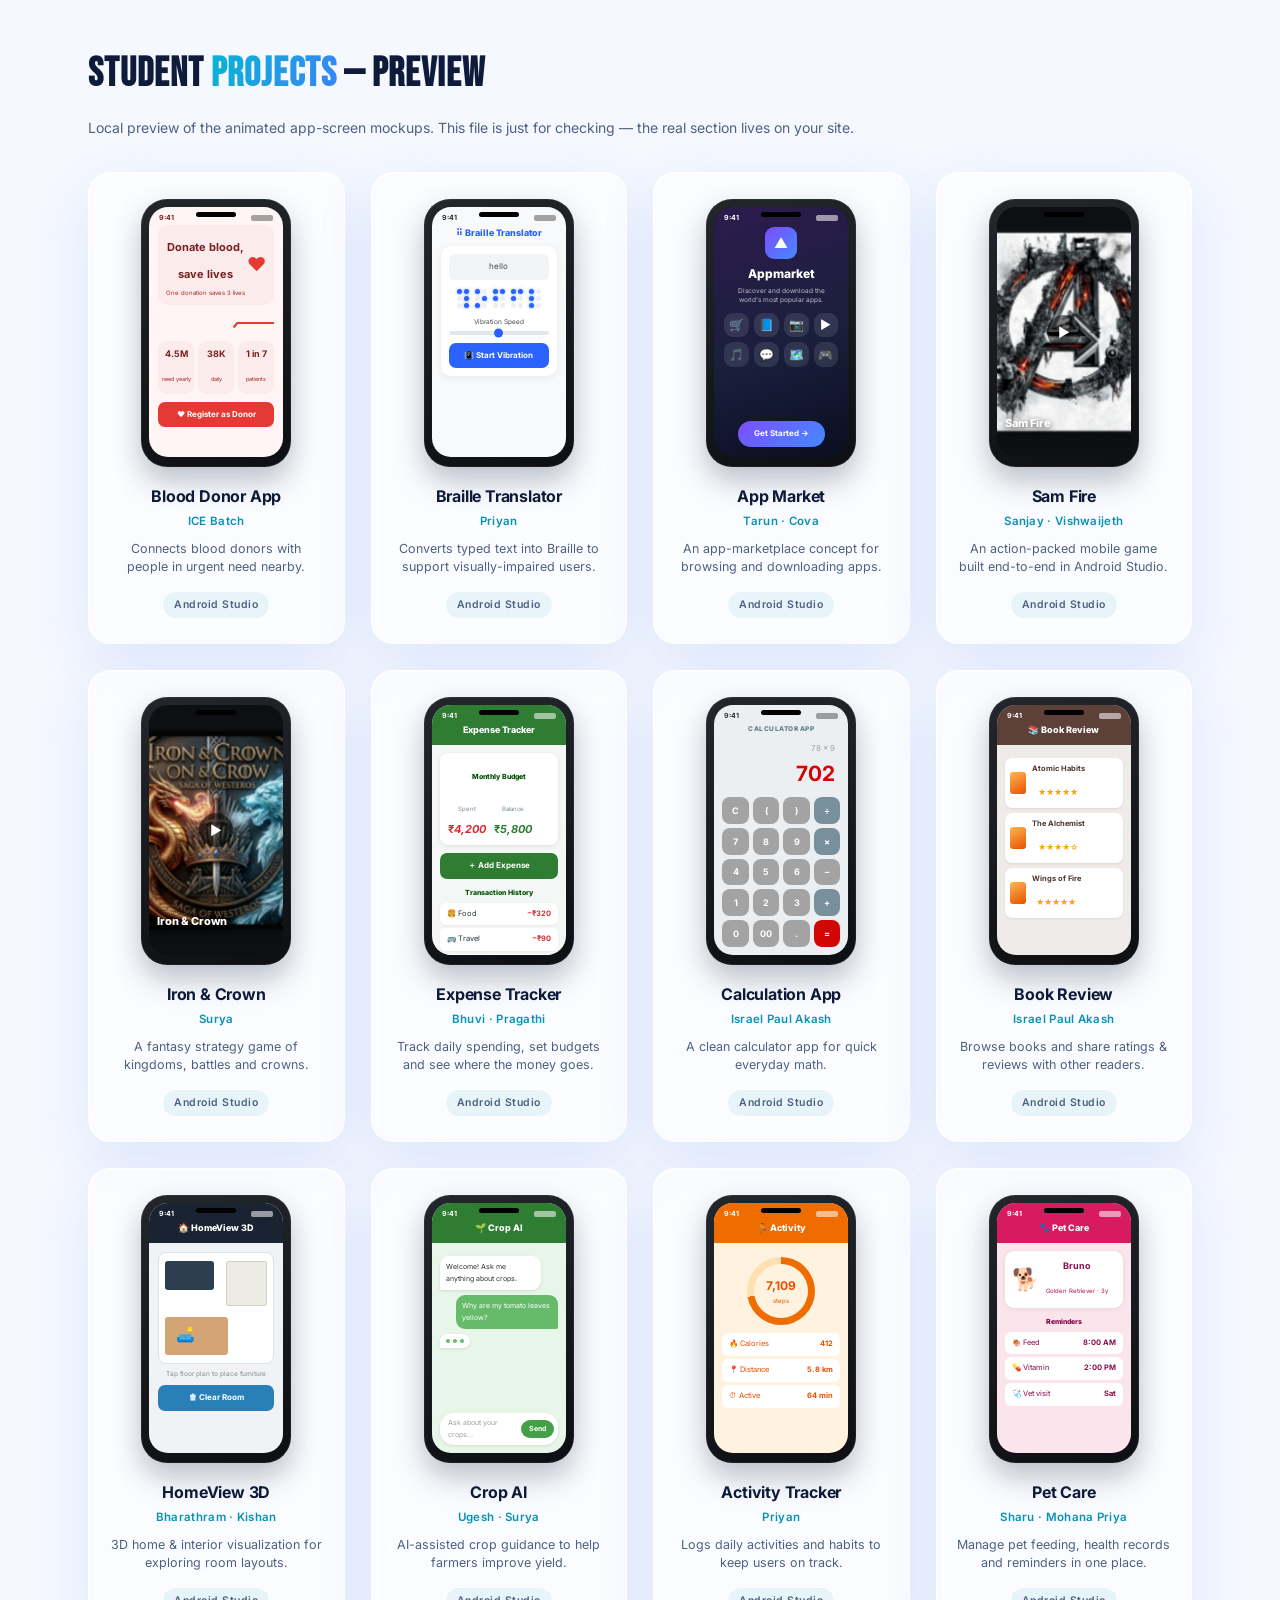
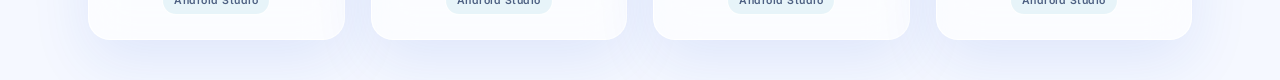
<file: student-preview.html>
<!DOCTYPE html>
<html lang="en">
<head>
<meta charset="UTF-8" />
<meta name="viewport" content="width=device-width, initial-scale=1.0" />
<title>Student Projects — Preview</title>
<link rel="preconnect" href="https://fonts.googleapis.com" />
<link href="https://fonts.googleapis.com/css2?family=Bebas+Neue&family=Inter:wght@300;400;500;600;700;800&display=swap" rel="stylesheet" />
<link rel="stylesheet" href="css/variables.css" />
<link rel="stylesheet" href="css/base.css" />
<link rel="stylesheet" href="css/components.css" />
<link rel="stylesheet" href="css/sections.css" />
<link rel="stylesheet" href="css/animations.css" />
<link rel="stylesheet" href="css/responsive.css" />
<style>
  body { background: var(--bg); padding: 40px 24px; }
  .wrap { max-width: 1200px; margin: 0 auto; }
  .reveal, .reveal-scale { opacity: 1 !important; transform: none !important; }
  h1 { font-family: var(--font-display); font-size: 40px; letter-spacing: 1px; margin-bottom: 8px; }
  p.note { color: var(--text-sub); margin-bottom: 30px; font-size: 14px; }
</style>
</head>
<body data-page="preview">
<div class="wrap">
  <h1>Student <span class="grad-text">Projects</span> — Preview</h1>
  <p class="note">Local preview of the animated app-screen mockups. This file is just for checking — the real section lives on your site.</p>
  <div class="student-grid" id="studentGrid"></div>
</div>
<script src="js/main.js" defer></script>
</body>
</html>
</file>
<file: css/variables.css>
/* ═══════════════════════════════════════════
   DESIGN TOKENS — single source of truth
   LIGHT FUTURISTIC THEME
   ═══════════════════════════════════════════ */
:root {
  /* Colors */
  --bg: #F5F8FF;
  --bg-soft: #EDF2FC;
  --bg-card: rgba(255, 255, 255, 0.6);
  --accent: #0891B2;
  --accent-2: #3B82F6;
  --text: #0E1B3A;
  --text-sub: #4E6183;
  --text-dim: #7C90AE;

  /* Gradients */
  --grad: linear-gradient(120deg, #06B6D4, var(--accent-2));
  --grad-soft: linear-gradient(120deg, rgba(6, 182, 212, 0.12), rgba(59, 130, 246, 0.12));

  /* Glass */
  --glass-bg: rgba(255, 255, 255, 0.62);
  --glass-border: rgba(255, 255, 255, 0.9);
  --glass-border-hover: rgba(8, 145, 178, 0.45);
  --glass-blur: 20px;
  --glass-shadow: 0 20px 60px rgba(29, 78, 216, 0.1);
  --glow-accent: 0 0 40px rgba(8, 145, 178, 0.16);

  /* Typography */
  --font-display: 'Bebas Neue', sans-serif;
  --font-body: 'Inter', sans-serif;

  /* Spacing & sizing */
  --wrap-max: 1200px;
  --wrap-pad: 48px;
  --section-pad: 140px;
  --radius: 22px;
  --radius-sm: 14px;

  /* Motion */
  --ease-out: cubic-bezier(0.22, 1, 0.36, 1);
  --ease-spring: cubic-bezier(0.34, 1.56, 0.64, 1);
  --dur: 0.7s;
}
</file>
<file: css/base.css>
/* ═══════════════════════════════════════════
   BASE — reset, typography, background, nav, footer
   ═══════════════════════════════════════════ */
*, *::before, *::after { margin: 0; padding: 0; box-sizing: border-box; }

html { scroll-behavior: smooth; }

body {
  background: var(--bg);
  color: var(--text);
  font-family: var(--font-body);
  font-size: 16px;
  line-height: 1.7;
  overflow-x: hidden;
  -webkit-font-smoothing: antialiased;
}

::selection { background: var(--accent); color: #fff; }

img, svg { display: block; max-width: 100%; }
a { color: inherit; }
button { font-family: inherit; }
ul { list-style: none; }

a:focus-visible, button:focus-visible {
  outline: 2px solid var(--accent);
  outline-offset: 3px;
  border-radius: 6px;
}

/* ── Scrollbar ── */
::-webkit-scrollbar { width: 10px; }
::-webkit-scrollbar-track { background: var(--bg); }
::-webkit-scrollbar-thumb { background: rgba(8, 145, 178, 0.25); border-radius: 5px; }
::-webkit-scrollbar-thumb:hover { background: rgba(8, 145, 178, 0.45); }

/* ── Layout helpers ── */
.wrap { max-width: var(--wrap-max); margin: 0 auto; padding: 0 var(--wrap-pad); }
main { position: relative; z-index: 2; }
section { padding: var(--section-pad) 0; position: relative; }

/* ── Gradient text utility ── */
.grad-text {
  background: var(--grad);
  -webkit-background-clip: text;
  background-clip: text;
  color: transparent;
}

/* ═══ BACKGROUND LAYERS ═══ */
#particles { position: fixed; inset: 0; z-index: 0; pointer-events: none; }

.bg-aurora {
  position: fixed; inset: -20%;
  z-index: 0; pointer-events: none;
  background:
    radial-gradient(38% 32% at 18% 22%, rgba(6, 182, 212, 0.2), transparent 70%),
    radial-gradient(34% 30% at 84% 16%, rgba(59, 130, 246, 0.2), transparent 70%),
    radial-gradient(42% 38% at 74% 84%, rgba(6, 182, 212, 0.16), transparent 70%),
    radial-gradient(30% 30% at 20% 86%, rgba(147, 197, 253, 0.25), transparent 70%);
  filter: blur(70px);
  animation: aurora 18s ease-in-out infinite alternate;
  will-change: transform;
}

.bg-noise {
  position: fixed; inset: 0;
  z-index: 1; pointer-events: none;
  opacity: 0.22;
  background-image: url("data:image/svg+xml,%3Csvg viewBox='0 0 256 256' xmlns='http://www.w3.org/2000/svg'%3E%3Cfilter id='n'%3E%3CfeTurbulence type='fractalNoise' baseFrequency='0.85' numOctaves='2' stitchTiles='stitch'/%3E%3CfeColorMatrix type='saturate' values='0'/%3E%3C/filter%3E%3Crect width='100%25' height='100%25' filter='url(%23n)' opacity='0.05'/%3E%3C/svg%3E");
}

.mouse-glow {
  position: fixed; z-index: 1; pointer-events: none;
  width: 600px; height: 600px;
  border-radius: 50%;
  background: radial-gradient(circle, rgba(8, 145, 178, 0.07), rgba(59, 130, 246, 0.04) 40%, transparent 70%);
  transform: translate(-50%, -50%);
  transition: opacity 0.4s;
  will-change: left, top;
}

/* ── Custom cursor (desktop only) ── */
.cursor-dot, .cursor-ring {
  position: fixed; z-index: 9999; pointer-events: none;
  border-radius: 50%;
  transform: translate(-50%, -50%);
  opacity: 0;
}
.cursor-dot { width: 6px; height: 6px; background: var(--accent); }
.cursor-ring {
  width: 34px; height: 34px;
  border: 1.5px solid rgba(8, 145, 178, 0.45);
  transition: width 0.25s var(--ease-out), height 0.25s var(--ease-out), border-color 0.25s;
}
.cursor-ring.is-hover { width: 54px; height: 54px; border-color: var(--accent); }
@media (hover: hover) and (pointer: fine) {
  .cursor-dot, .cursor-ring { opacity: 1; }
}

/* ── Scroll progress bar ── */
.scroll-progress {
  position: fixed; top: 0; left: 0; z-index: 300;
  height: 3px; width: 0;
  background: var(--grad);
  box-shadow: 0 0 12px rgba(8, 145, 178, 0.6);
}

/* ═══ NAVIGATION ═══ */
nav {
  position: fixed; top: 0; left: 0; right: 0; z-index: 200;
  display: flex; align-items: center; justify-content: space-between;
  padding: 22px 48px;
  transition: padding 0.4s var(--ease-out), background 0.4s, border-color 0.4s, box-shadow 0.4s;
  border-bottom: 1px solid transparent;
}
nav.scrolled {
  padding: 14px 48px;
  background: rgba(255, 255, 255, 0.78);
  backdrop-filter: blur(20px) saturate(160%);
  -webkit-backdrop-filter: blur(20px) saturate(160%);
  border-bottom-color: var(--glass-border);
  box-shadow: 0 10px 40px rgba(29, 78, 216, 0.1);
}

.logo { display: flex; align-items: center; gap: 12px; text-decoration: none; }
.logo-img {
  width: 44px; height: 44px;
  border-radius: 50%;
  filter: drop-shadow(0 0 14px rgba(59, 130, 246, 0.55));
  transition: transform 0.5s var(--ease-spring), filter 0.3s;
}
.logo:hover .logo-img {
  transform: rotate(12deg) scale(1.08);
  filter: drop-shadow(0 0 22px rgba(6, 182, 212, 0.8));
}
.logo-text { font-weight: 700; font-size: 16px; letter-spacing: 0.4px; }
.logo-text em { font-style: normal; color: var(--accent); }

.nav-links { display: flex; align-items: center; gap: 4px; }
.nav-link {
  position: relative;
  display: inline-block;
  padding: 8px 13px;
  font-size: 13.5px; font-weight: 500;
  color: var(--text-sub);
  text-decoration: none;
  letter-spacing: 0.2px;
  transition: color 0.25s;
}
.nav-link::after {
  content: '';
  position: absolute; left: 13px; right: 13px; bottom: 3px;
  height: 2px;
  background: var(--grad);
  border-radius: 1px;
  transform: scaleX(0);
  transform-origin: left;
  transition: transform 0.35s var(--ease-out);
}
.nav-link:hover, .nav-link.active { color: var(--text); }
.nav-link:hover::after, .nav-link.active::after { transform: scaleX(1); }

.nav-cta {
  margin-left: 10px;
  padding: 9px 22px !important;
  color: #fff !important;
  background: var(--grad);
  border-radius: 999px;
  font-weight: 700 !important;
  box-shadow: 0 0 20px rgba(8, 145, 178, 0.3);
  transition: transform 0.25s var(--ease-out), box-shadow 0.25s;
}
.nav-cta::after { display: none; }
.nav-cta:hover { transform: translateY(-2px); box-shadow: 0 0 34px rgba(8, 145, 178, 0.5); }

.hamburger {
  display: none;
  flex-direction: column; gap: 6px;
  background: none; border: none; cursor: pointer;
  padding: 10px; z-index: 210;
}
.hamburger span {
  width: 26px; height: 2px;
  background: var(--text);
  border-radius: 2px;
  transition: transform 0.35s var(--ease-out), opacity 0.25s;
}
.hamburger.open span:nth-child(1) { transform: translateY(8px) rotate(45deg); }
.hamburger.open span:nth-child(2) { opacity: 0; }
.hamburger.open span:nth-child(3) { transform: translateY(-8px) rotate(-45deg); }

/* ═══ FOOTER ═══ */
footer {
  position: relative; z-index: 2;
  border-top: 1px solid rgba(14, 27, 58, 0.08);
  background: rgba(255, 255, 255, 0.65);
  backdrop-filter: blur(16px);
}
.footer-inner {
  display: flex; align-items: center; justify-content: space-between;
  flex-wrap: wrap; gap: 16px;
  padding-top: 30px; padding-bottom: 30px;
  font-size: 13px; color: var(--text-sub);
}
.footer-tag { font-weight: 500; }
.back-top {
  width: 42px; height: 42px;
  display: grid; place-items: center;
  border: 1px solid var(--glass-border);
  border-radius: 12px;
  color: var(--accent);
  background: var(--glass-bg);
  transition: transform 0.3s var(--ease-out), border-color 0.3s, box-shadow 0.3s;
}
.back-top svg { width: 18px; height: 18px; }
.back-top:hover { transform: translateY(-4px); border-color: var(--glass-border-hover); box-shadow: var(--glow-accent); }
</file>
<file: css/components.css>
/* ═══════════════════════════════════════════
   COMPONENTS — glass, buttons, flip cards, tags, modal
   ═══════════════════════════════════════════ */

/* ── Glass base ── */
.glass {
  background: var(--glass-bg);
  backdrop-filter: blur(var(--glass-blur)) saturate(150%);
  -webkit-backdrop-filter: blur(var(--glass-blur)) saturate(150%);
  border: 1px solid var(--glass-border);
  border-radius: var(--radius);
  box-shadow: var(--glass-shadow), inset 0 1px 0 rgba(255, 255, 255, 0.85);
  transition: transform 0.4s var(--ease-out), border-color 0.4s, box-shadow 0.4s;
}
.glass:hover { border-color: var(--glass-border-hover); }

.glass-chip {
  background: rgba(255, 255, 255, 0.85);
  backdrop-filter: blur(12px);
  border: 1px solid var(--glass-border-hover);
  border-radius: 999px;
  padding: 8px 18px;
  font-size: 12px; font-weight: 600;
  letter-spacing: 1.5px; text-transform: uppercase;
  color: var(--accent);
}

/* ── Section headers ── */
.sec-head { position: relative; margin-bottom: 70px; }
.sec-num {
  position: absolute; top: -58px; left: -14px;
  font-family: var(--font-display);
  font-size: clamp(110px, 14vw, 180px);
  line-height: 1;
  color: transparent;
  -webkit-text-stroke: 1px rgba(14, 27, 58, 0.13);
  pointer-events: none; user-select: none;
}
.sec-label {
  display: inline-flex; align-items: center; gap: 10px;
  font-size: 12px; font-weight: 600;
  letter-spacing: 4px; text-transform: uppercase;
  color: var(--accent);
}
.sec-label::before { content: ''; width: 34px; height: 1.5px; background: var(--grad); }
.sec-title {
  font-family: var(--font-display);
  font-size: clamp(52px, 7vw, 96px);
  font-weight: 400;
  letter-spacing: 2px;
  line-height: 1;
  margin-top: 12px;
}
.sec-sub { color: var(--text-sub); font-size: 14.5px; margin-top: 14px; max-width: 520px; }

/* ── Buttons ── */
.btn {
  position: relative;
  display: inline-flex; align-items: center; justify-content: center;
  padding: 16px 36px;
  font-size: 14px; font-weight: 700;
  letter-spacing: 0.3px;
  text-decoration: none;
  border-radius: var(--radius-sm);
  overflow: hidden;
  transition: transform 0.3s var(--ease-out), box-shadow 0.3s;
  will-change: transform;
}
.btn span { position: relative; z-index: 1; }
.btn-primary {
  color: #fff;
  background: var(--grad);
  box-shadow: 0 8px 30px rgba(8, 145, 178, 0.28);
}
.btn-primary::before {
  content: '';
  position: absolute; inset: 0;
  background: linear-gradient(120deg, transparent 30%, rgba(255, 255, 255, 0.45) 50%, transparent 70%);
  transform: translateX(-100%);
  transition: transform 0.7s var(--ease-out);
}
.btn-primary:hover { box-shadow: 0 14px 44px rgba(8, 145, 178, 0.45); }
.btn-primary:hover::before { transform: translateX(100%); }
.btn-ghost {
  color: var(--text);
  background: var(--glass-bg);
  border: 1px solid var(--glass-border);
  backdrop-filter: blur(12px);
}
.btn-ghost:hover { border-color: var(--glass-border-hover); box-shadow: var(--glow-accent); }

/* ── Flip cards (skills & certificates) ── */
.flip-card { height: 230px; perspective: 1200px; cursor: pointer; }
.flip-inner {
  position: relative; width: 100%; height: 100%;
  transform-style: preserve-3d;
  transition: transform 0.8s var(--ease-spring);
}
.flip-card:hover .flip-inner,
.flip-card:focus-visible .flip-inner,
.flip-card.flipped .flip-inner { transform: rotateY(180deg); }

.flip-front, .flip-back {
  position: absolute; inset: 0;
  display: flex; flex-direction: column;
  align-items: center; justify-content: center;
  padding: 22px;
  border-radius: var(--radius);
  backface-visibility: hidden;
  -webkit-backface-visibility: hidden;
}
.flip-front {
  background: var(--glass-bg);
  backdrop-filter: blur(var(--glass-blur));
  -webkit-backdrop-filter: blur(var(--glass-blur));
  border: 1px solid var(--glass-border);
  box-shadow: var(--glass-shadow);
  transition: border-color 0.3s;
}
.flip-card:hover .flip-front { border-color: var(--glass-border-hover); }
.flip-back {
  transform: rotateY(180deg);
  background: linear-gradient(150deg, #0891B2, #2563EB);
  border: 1px solid rgba(255, 255, 255, 0.5);
  box-shadow: 0 20px 60px rgba(29, 78, 216, 0.3);
}

.logo-chip {
  width: 84px; height: 84px;
  display: grid; place-items: center;
  margin-bottom: 16px;
  background: rgba(8, 145, 178, 0.06);
  border: 1px solid rgba(8, 145, 178, 0.2);
  border-radius: 20px;
  transition: transform 0.35s var(--ease-spring), background 0.3s;
}
/* brand logos tinted to the site theme (detail preserved) */
.logo-chip img {
  width: 54px; height: 54px;
  object-fit: contain;
  filter: grayscale(1) sepia(1) hue-rotate(150deg) saturate(4.2) brightness(0.92);
}
/* local SVGs are already in theme colour */
.logo-chip img.local { filter: none; }
.flip-card:hover .logo-chip { background: rgba(8, 145, 178, 0.12); }
.flip-card:hover .logo-chip { transform: scale(1.08) translateY(-4px); }

.skill-name { font-size: 15px; font-weight: 700; text-align: center; }
.skill-cat {
  margin-top: 5px;
  font-size: 10.5px; font-weight: 600;
  letter-spacing: 2.5px; text-transform: uppercase;
  color: var(--text-sub);
}

.b-pct { font-family: var(--font-display); font-size: 54px; line-height: 1; color: #fff; }
.b-bar {
  width: 72%; height: 5px;
  margin: 16px 0 12px;
  background: rgba(255, 255, 255, 0.3);
  border-radius: 3px;
  overflow: hidden;
}
.b-fill {
  height: 100%; width: 0;
  background: var(--grad);
  border-radius: 3px;
  box-shadow: 0 0 12px rgba(8, 145, 178, 0.7);
  transition: width 1.1s var(--ease-out) 0.25s;
}
.flip-card:hover .b-fill, .flip-card.flipped .b-fill { width: var(--pct); }
.b-label {
  font-size: 11px; font-weight: 700;
  letter-spacing: 2.5px; text-transform: uppercase;
  color: rgba(255, 255, 255, 0.85);
}

/* cert variant */
.cert-flip { height: 260px; }
.cert-year-big { font-family: var(--font-display); font-size: 48px; line-height: 1; color: #fff; }
.cert-btn {
  margin-top: 18px;
  padding: 12px 26px;
  font-size: 13px; font-weight: 700;
  color: #fff;
  background: var(--grad);
  border: none; border-radius: var(--radius-sm);
  cursor: pointer;
  box-shadow: 0 8px 24px rgba(8, 145, 178, 0.3);
  transition: transform 0.25s var(--ease-out), box-shadow 0.25s;
}
.cert-btn:hover { transform: translateY(-3px); box-shadow: 0 14px 34px rgba(8, 145, 178, 0.5); }

/* ── Tags ── */
.tags { display: flex; flex-wrap: wrap; gap: 10px; }
.tag {
  padding: 9px 18px;
  font-size: 13px; font-weight: 600;
  color: var(--accent);
  background: rgba(8, 145, 178, 0.06);
  border: 1px solid rgba(8, 145, 178, 0.22);
  border-radius: 999px;
  transition: transform 0.25s var(--ease-out), background 0.25s, color 0.25s, box-shadow 0.25s;
}
.tag:hover {
  transform: translateY(-3px) scale(1.04);
  background: var(--grad);
  color: #fff;
  box-shadow: 0 8px 22px rgba(8, 145, 178, 0.35);
}

/* ── Modal ── */
.modal-overlay {
  position: fixed; inset: 0; z-index: 500;
  display: flex; align-items: center; justify-content: center;
  background: rgba(14, 27, 58, 0.45);
  backdrop-filter: blur(14px);
  opacity: 0; pointer-events: none;
  transition: opacity 0.35s;
}
.modal-overlay.active { opacity: 1; pointer-events: all; }
.modal {
  width: 92%; max-width: 900px; height: 85vh;
  display: flex; flex-direction: column;
  overflow: hidden;
  background: rgba(255, 255, 255, 0.97);
  transform: perspective(1200px) rotateX(8deg) scale(0.92);
  opacity: 0;
  transition: transform 0.5s var(--ease-spring), opacity 0.4s;
}
.modal-overlay.active .modal { transform: perspective(1200px) rotateX(0) scale(1); opacity: 1; }
.modal-head {
  display: flex; align-items: center; justify-content: space-between;
  padding: 16px 24px;
  border-bottom: 1px solid rgba(14, 27, 58, 0.1);
  flex-shrink: 0;
}
.modal-title { font-size: 14px; font-weight: 700; color: var(--accent); letter-spacing: 0.5px; }
.modal-close {
  width: 38px; height: 38px;
  display: grid; place-items: center;
  font-size: 15px;
  color: var(--text);
  background: rgba(8, 145, 178, 0.08);
  border: 1px solid rgba(8, 145, 178, 0.25);
  border-radius: 12px;
  cursor: pointer;
  transition: transform 0.3s var(--ease-out), background 0.3s, color 0.3s;
}
.modal-close:hover { background: var(--accent); color: #fff; transform: rotate(90deg); }
.modal-body { flex: 1; }
.modal-body iframe { width: 100%; height: 100%; border: none; }
</file>
<file: css/sections.css>
/* ═══════════════════════════════════════════
   SECTIONS — hero, about, skills, experience,
   projects, certificates, education, training,
   testimonials, contact
   ═══════════════════════════════════════════ */

/* ═══ HERO ═══ */
#hero {
  min-height: 100vh;
  display: flex; flex-direction: column; justify-content: center;
  padding-top: 120px;
  overflow: hidden;
}
.hero-inner { position: relative; z-index: 3; }

.hero-eyebrow {
  display: inline-flex; align-items: center; gap: 10px;
  padding: 10px 22px;
  font-size: 12.5px; font-weight: 600;
  letter-spacing: 1.5px; text-transform: uppercase;
  color: var(--accent);
  background: rgba(8, 145, 178, 0.06);
  border: 1px solid rgba(8, 145, 178, 0.22);
  border-radius: 999px;
  backdrop-filter: blur(10px);
}
.pulse-dot {
  width: 8px; height: 8px; border-radius: 50%;
  background: #22C55E;
  box-shadow: 0 0 10px #22C55E;
  animation: pulse 1.8s infinite;
}

.hero-title {
  font-family: var(--font-display);
  font-size: clamp(84px, 15vw, 220px);
  font-weight: 400;
  line-height: 0.92;
  letter-spacing: 3px;
  margin-top: 28px;
  text-transform: uppercase;
}
.hero-title .line { display: block; overflow: hidden; }
.hero-title .line > span { display: inline-block; }

.hero-role {
  margin-top: 22px;
  font-size: clamp(15px, 2vw, 19px);
  font-weight: 600;
  letter-spacing: 5px; text-transform: uppercase;
  color: var(--text-sub);
}
.hero-type {
  margin-top: 12px;
  font-size: clamp(16px, 2.2vw, 22px);
  font-weight: 500;
  color: var(--text-sub);
  min-height: 34px;
}
.hero-type .typed { color: var(--accent); font-weight: 700; }
.hero-type .caret {
  display: inline-block;
  width: 2.5px; height: 1.1em;
  margin-left: 3px;
  vertical-align: text-bottom;
  background: var(--accent);
  box-shadow: 0 0 8px var(--accent);
  animation: blink 0.9s steps(1) infinite;
}
.hero-desc {
  max-width: 560px;
  margin-top: 22px;
  font-size: 15.5px; font-weight: 300;
  line-height: 1.85;
  color: var(--text-sub);
}
.hero-btns { display: flex; flex-wrap: wrap; gap: 16px; margin-top: 40px; }

.hero-stats {
  display: flex; flex-wrap: wrap; gap: 44px;
  margin-top: 64px;
  padding-top: 34px;
  border-top: 1px solid rgba(14, 27, 58, 0.1);
}
.hstat { display: flex; flex-direction: column; }
.hstat .n, .hstat .plus {
  display: inline;
  font-family: var(--font-display);
  font-size: 44px; line-height: 1;
  background: var(--grad);
  -webkit-background-clip: text; background-clip: text;
  color: transparent;
}
.hstat .n { display: inline-block; }
.hstat .plus { display: inline-block; }
.hstat .l {
  margin-top: 8px;
  font-size: 11px; font-weight: 600;
  letter-spacing: 2.5px; text-transform: uppercase;
  color: var(--text-dim);
}

/* floating hero shapes */
.hero-orbs { position: absolute; inset: 0; z-index: 1; pointer-events: none; }
.orb { position: absolute; border-radius: 50%; filter: blur(60px); will-change: transform; }
.orb-1 { width: 480px; height: 480px; top: -10%; right: -8%; background: radial-gradient(circle, rgba(8, 145, 178, 0.14), transparent 65%); animation: float 11s ease-in-out infinite; }
.orb-2 { width: 380px; height: 380px; bottom: -6%; left: -6%; background: radial-gradient(circle, rgba(59, 130, 246, 0.16), transparent 65%); animation: float 14s ease-in-out infinite reverse; }
.orb-3 { width: 220px; height: 220px; top: 38%; left: 44%; background: radial-gradient(circle, rgba(8, 145, 178, 0.08), transparent 65%); animation: float 9s ease-in-out infinite 1.2s; }

.shape { position: absolute; will-change: transform; }
.shape-ring {
  width: 130px; height: 130px;
  top: 20%; right: 16%;
  border: 1.5px solid rgba(8, 145, 178, 0.3);
  border-radius: 50%;
  box-shadow: inset 0 0 30px rgba(8, 145, 178, 0.08);
  animation: floatSpin 16s linear infinite;
}
.shape-ring::after {
  content: '';
  position: absolute; top: -5px; left: 50%;
  width: 9px; height: 9px; border-radius: 50%;
  background: var(--accent);
  box-shadow: 0 0 14px var(--accent);
}
.shape-tri {
  width: 0; height: 0;
  bottom: 24%; right: 8%;
  border-left: 26px solid transparent;
  border-right: 26px solid transparent;
  border-bottom: 44px solid rgba(59, 130, 246, 0.18);
  filter: drop-shadow(0 0 14px rgba(59, 130, 246, 0.4));
  animation: float 12s ease-in-out infinite 0.8s;
}

/* pure-CSS 3D cube */
.shape-cube {
  width: 70px; height: 70px;
  top: 58%; left: 8%;
  transform-style: preserve-3d;
  animation: cubeSpin 18s linear infinite;
}
.shape-cube i {
  position: absolute; inset: 0;
  border: 1.5px solid rgba(8, 145, 178, 0.35);
  background: rgba(8, 145, 178, 0.03);
}
.shape-cube i:nth-child(1) { transform: translateZ(35px); }
.shape-cube i:nth-child(2) { transform: rotateY(180deg) translateZ(35px); }
.shape-cube i:nth-child(3) { transform: rotateY(90deg) translateZ(35px); }
.shape-cube i:nth-child(4) { transform: rotateY(-90deg) translateZ(35px); }
.shape-cube i:nth-child(5) { transform: rotateX(90deg) translateZ(35px); }
.shape-cube i:nth-child(6) { transform: rotateX(-90deg) translateZ(35px); }

.scroll-hint {
  position: absolute; bottom: 30px; left: 50%;
  transform: translateX(-50%);
  z-index: 3;
  width: 28px; height: 48px;
  border: 1.5px solid rgba(8, 145, 178, 0.4);
  border-radius: 16px;
  display: flex; justify-content: center;
  padding-top: 8px;
}
.scroll-hint span {
  width: 4px; height: 9px;
  border-radius: 2px;
  background: var(--accent);
  box-shadow: 0 0 8px var(--accent);
  animation: drop 1.7s infinite;
}

/* ═══ ABOUT ═══ */
.about-grid {
  display: grid;
  grid-template-columns: 0.9fr 1.1fr;
  gap: 48px;
  align-items: start;
}
.about-photo { position: relative; }
.photo-frame {
  position: relative;
  border-radius: var(--radius);
  overflow: hidden;
  background: var(--grad-soft);
  border: 1px solid var(--glass-border-hover);
  box-shadow: var(--glass-shadow), var(--glow-accent);
}
.avatar-svg { width: 100%; aspect-ratio: 1; }
.profile-img {
  width: 100%;
  aspect-ratio: 4 / 5;
  object-fit: cover;
  object-position: top center;
  display: block;
  transition: transform 0.8s var(--ease-out);
}
.about-photo:hover .profile-img { transform: scale(1.04); }
.photo-badge {
  position: absolute; bottom: 18px; left: 50%;
  transform: translateX(-50%);
  white-space: nowrap;
}
.about-stats {
  display: grid;
  grid-template-columns: 1fr 1fr;
  gap: 16px;
  margin-top: 24px;
}
.stat-card {
  padding: 22px 20px;
  display: flex; flex-direction: column; align-items: flex-start;
}
.stat-card:hover { transform: translateY(-6px); box-shadow: var(--glass-shadow), var(--glow-accent); }
.stat-n { font-family: var(--font-display); font-size: 38px; line-height: 1; }
.stat-l {
  margin-top: 6px;
  font-size: 10.5px; font-weight: 600;
  letter-spacing: 2px; text-transform: uppercase;
  color: var(--text-dim);
}
.about-copy { display: flex; flex-direction: column; gap: 24px; }
.about-card { padding: 40px 44px; }
.about-card p { color: var(--text-sub); font-size: 15.5px; line-height: 1.95; font-weight: 300; }
.about-card p + p { margin-top: 18px; }
.about-card strong { color: var(--text); font-weight: 600; }
.contact-mini { padding: 12px 32px; }
.c-row {
  display: flex; align-items: baseline; justify-content: space-between;
  gap: 16px;
  padding: 14px 0;
  border-bottom: 1px solid rgba(14, 27, 58, 0.08);
}
.c-row:last-child { border-bottom: none; }
.c-row .k {
  flex-shrink: 0;
  font-size: 10.5px; font-weight: 700;
  letter-spacing: 2.5px; text-transform: uppercase;
  color: var(--accent);
}
.c-row .v {
  font-size: 13.5px; font-weight: 500;
  color: var(--text);
  text-align: right; word-break: break-word;
  text-decoration: none;
}
a.c-row .v, .c-row a.v { border-bottom: 1px solid rgba(8, 145, 178, 0.3); transition: border-color 0.25s, color 0.25s; }
.c-row a.v:hover { color: var(--accent); border-color: var(--accent); }

/* ═══ SKILLS ═══ */
.skills-grid {
  display: grid;
  grid-template-columns: repeat(auto-fill, minmax(205px, 1fr));
  gap: 22px;
}

/* ═══ EXPERIENCE ═══ */
.timeline { position: relative; padding: 20px 0; }
.timeline-line {
  position: absolute; top: 0; bottom: 0; left: 50%;
  width: 2px;
  transform: translateX(-50%);
  background: rgba(14, 27, 58, 0.1);
  border-radius: 1px;
  overflow: hidden;
}
.timeline-line i {
  display: block; width: 100%; height: 0;
  background: var(--grad);
  box-shadow: 0 0 16px rgba(8, 145, 178, 0.6);
}
.titem { position: relative; width: 50%; padding-bottom: 60px; }
.titem:last-child { padding-bottom: 0; }
.t-left { left: 0; padding-right: 54px; }
.t-right { left: 50%; padding-left: 54px; }
.tdot {
  position: absolute; top: 8px;
  width: 20px; height: 20px;
  border-radius: 50%;
  background: #fff;
  border: 3px solid var(--accent);
  box-shadow: 0 0 0 6px rgba(8, 145, 178, 0.12), 0 0 20px rgba(8, 145, 178, 0.5);
  z-index: 2;
}
.t-left .tdot { right: -10px; }
.t-right .tdot { left: -10px; }
.tcard { padding: 34px 36px; }
.t-left .tcard { transform: translateX(-60px); opacity: 0; }
.t-right .tcard { transform: translateX(60px); opacity: 0; }
.titem.visible .tcard {
  transform: translateX(0); opacity: 1;
  transition: transform 0.9s var(--ease-out), opacity 0.9s var(--ease-out), border-color 0.4s, box-shadow 0.4s;
}
.titem.visible .tcard:hover { box-shadow: var(--glass-shadow), var(--glow-accent); }
.thead { display: flex; align-items: baseline; justify-content: space-between; flex-wrap: wrap; gap: 12px; }
.trole { font-size: 18px; font-weight: 700; line-height: 1.4; }
.tdate {
  flex-shrink: 0;
  padding: 6px 16px;
  font-size: 11.5px; font-weight: 700;
  letter-spacing: 1px;
  color: #fff;
  background: var(--grad);
  border-radius: 999px;
  box-shadow: 0 4px 16px rgba(8, 145, 178, 0.3);
  white-space: nowrap;
}
.torg { margin: 10px 0 18px; font-size: 13px; font-weight: 600; color: var(--accent-2); letter-spacing: 0.3px; }
.tcard li {
  position: relative;
  padding: 5px 0 5px 26px;
  font-size: 14px; font-weight: 300;
  line-height: 1.8;
  color: var(--text-sub);
}
.tcard li::before {
  content: '▹';
  position: absolute; left: 0;
  color: var(--accent);
  font-weight: 700;
}

/* ═══ PROJECTS ═══ */
.projects-grid {
  display: grid;
  grid-template-columns: repeat(2, 1fr);
  gap: 30px;
}
/* a single project reads better as one wide feature card */
.projects-grid:has(> .project-card:only-child) { grid-template-columns: 1fr; }
.project-card:only-child { display: grid; grid-template-columns: 1.1fr 1fr; align-items: stretch; }
.project-card:only-child .project-media { aspect-ratio: auto; border-radius: var(--radius) 0 0 var(--radius); }
.project-card:only-child .project-body { padding: 44px 46px; justify-content: center; }
.project-card:only-child .project-name { font-size: 26px; }
.project-card:only-child .project-desc { font-size: 15px; }
@media (max-width: 860px) {
  .project-card:only-child { grid-template-columns: 1fr; }
  .project-card:only-child .project-media { aspect-ratio: 16 / 9; border-radius: var(--radius) var(--radius) 0 0; }
  .project-card:only-child .project-body { padding: 28px 26px 30px; }
}
.project-card {
  position: relative;
  overflow: hidden;
  display: flex; flex-direction: column;
}
.project-card:hover { transform: translateY(-8px); box-shadow: var(--glass-shadow), var(--glow-accent); }
.project-media {
  position: relative;
  aspect-ratio: 16 / 9;
  overflow: hidden;
  border-radius: var(--radius) var(--radius) 0 0;
}
.project-media svg {
  width: 100%; height: 100%;
  transition: transform 0.8s var(--ease-out);
}
.project-card:hover .project-media svg { transform: scale(1.07); }
.project-shot {
  position: absolute; inset: 0;
  width: 100%; height: 100%;
  object-fit: cover; object-position: center top;
  transition: transform 0.8s var(--ease-out);
}
.project-card:hover .project-shot { transform: scale(1.06); }
.project-overlay {
  position: absolute; inset: 0;
  display: flex; align-items: center; justify-content: center; gap: 14px;
  background: rgba(5, 8, 16, 0.72);
  backdrop-filter: blur(6px);
  opacity: 0;
  transition: opacity 0.4s;
}
.project-card:hover .project-overlay, .project-card:focus-within .project-overlay { opacity: 1; }
.p-action {
  display: inline-flex; align-items: center; gap: 8px;
  padding: 12px 22px;
  font-size: 13px; font-weight: 700;
  text-decoration: none;
  border-radius: var(--radius-sm);
  transform: translateY(12px);
  transition: transform 0.4s var(--ease-out), box-shadow 0.3s;
}
.project-card:hover .p-action, .project-card:focus-within .p-action { transform: translateY(0); }
.p-action svg { width: 15px; height: 15px; }
.p-live { color: #fff; background: var(--grad); box-shadow: 0 8px 24px rgba(8, 145, 178, 0.35); }
.p-git { color: #fff; background: rgba(255, 255, 255, 0.12); border: 1px solid rgba(255, 255, 255, 0.35); }
.p-action:hover { box-shadow: 0 12px 30px rgba(8, 145, 178, 0.4); }
.project-body { padding: 28px 30px 30px; display: flex; flex-direction: column; flex: 1; }
.project-kind {
  font-size: 10.5px; font-weight: 700;
  letter-spacing: 2.5px; text-transform: uppercase;
  color: var(--accent);
}
.project-name { margin-top: 8px; font-size: 20px; font-weight: 700; }
.project-desc { margin-top: 10px; font-size: 14px; font-weight: 300; line-height: 1.8; color: var(--text-sub); flex: 1; }
.project-tags { display: flex; flex-wrap: wrap; gap: 8px; margin-top: 18px; }
.p-tag {
  padding: 5px 13px;
  font-size: 11.5px; font-weight: 600;
  color: var(--text-sub);
  background: rgba(14, 27, 58, 0.05);
  border: 1px solid var(--glass-border);
  border-radius: 999px;
}

/* ── project demo videos ── */
.video-wrap { margin-top: 66px; }
.vw-head { margin-bottom: 28px; }
.vw-title { font-family: var(--font-display); font-size: clamp(28px, 3.6vw, 42px); font-weight: 400; letter-spacing: 1.5px; }
.vw-sub { margin-top: 8px; font-size: 14px; color: var(--text-sub); }

.video-grid {
  display: grid;
  grid-template-columns: repeat(auto-fit, minmax(300px, 1fr));
  gap: 24px;
}
.video-card { margin: 0; padding: 0; overflow: hidden; cursor: pointer; }
.video-card:hover { transform: translateY(-6px); box-shadow: var(--glass-shadow), var(--glow-accent); }
.video-frame {
  position: relative;
  aspect-ratio: 16 / 9;
  overflow: hidden;
  background: #0B1428;
  border-radius: var(--radius) var(--radius) 0 0;
}
.video-frame video {
  width: 100%; height: 100%;
  object-fit: cover;
  display: block;
}
.video-play {
  position: absolute; inset: 0; margin: auto;
  width: 62px; height: 62px;
  display: grid; place-items: center;
  color: #fff;
  background: rgba(8, 145, 178, 0.9);
  border: none; border-radius: 50%;
  cursor: pointer;
  opacity: 0; transform: scale(0.8);
  pointer-events: none;
  transition: opacity 0.3s, transform 0.35s var(--ease-spring);
}
.video-play svg { width: 26px; height: 26px; margin-left: 3px; }
.video-card.paused .video-play { opacity: 1; transform: scale(1); }
.video-badge {
  position: absolute; top: 12px; right: 12px;
  padding: 5px 12px;
  font-size: 10.5px; font-weight: 700;
  letter-spacing: 1.4px; text-transform: uppercase;
  color: #fff;
  background: rgba(6, 20, 40, 0.72);
  backdrop-filter: blur(6px);
  border-radius: 999px;
}
.video-cap {
  padding: 16px 20px 18px;
  font-size: 14px; font-weight: 600;
  color: var(--text);
}
/* the grid play icon is now just a hint that it opens full size */
.video-card:hover .video-play,
.video-card:focus-visible .video-play { opacity: 1; transform: scale(1); }

/* ── full-size video lightbox ── */
.video-lightbox {
  position: fixed; inset: 0; z-index: 700;
  display: flex; align-items: center; justify-content: center;
  padding: 40px;
  background: rgba(6, 14, 30, 0.94);
  backdrop-filter: blur(14px);
  opacity: 0; pointer-events: none;
  transition: opacity 0.35s;
}
.video-lightbox.active { opacity: 1; pointer-events: all; }
.vl-figure {
  margin: 0;
  width: min(1200px, 100%);
  display: flex; flex-direction: column; align-items: center; gap: 16px;
  transform: scale(0.95);
  transition: transform 0.45s var(--ease-spring);
}
.video-lightbox.active .vl-figure { transform: scale(1); }
.vl-figure video {
  width: 100%;
  max-height: 78vh;
  border-radius: var(--radius);
  background: #000;
  box-shadow: 0 30px 80px rgba(0, 0, 0, 0.65);
}
.vl-figure figcaption {
  font-size: 14.5px; font-weight: 600;
  color: #fff; text-align: center;
}
.vl-close {
  position: absolute; top: 26px; right: 30px;
  width: 46px; height: 46px;
  display: grid; place-items: center;
  font-size: 17px; color: #fff;
  background: rgba(255, 255, 255, 0.12);
  border: 1px solid rgba(255, 255, 255, 0.25);
  border-radius: 14px;
  cursor: pointer;
  transition: background 0.3s, transform 0.3s var(--ease-out);
}
.vl-close:hover { background: var(--accent); transform: rotate(90deg); }
.vl-nav {
  position: absolute; top: 50%;
  transform: translateY(-50%);
  width: 52px; height: 52px;
  display: grid; place-items: center;
  color: #fff;
  background: rgba(255, 255, 255, 0.12);
  border: 1px solid rgba(255, 255, 255, 0.25);
  border-radius: 50%;
  cursor: pointer;
  transition: background 0.3s, transform 0.3s var(--ease-out);
}
.vl-nav svg { width: 22px; height: 22px; }
.vl-prev { left: 28px; }
.vl-next { right: 28px; }
.vl-prev:hover, .vl-next:hover { background: var(--accent); transform: translateY(-50%) scale(1.08); }

/* ═══ CERTIFICATES ═══ */
.cert-grid {
  display: grid;
  grid-template-columns: repeat(3, 1fr);
  gap: 24px;
}

/* ═══ EDUCATION ═══ */
.edu-grid { display: grid; grid-template-columns: repeat(3, 1fr); gap: 24px; }
.edu-card { padding: 38px 30px; text-align: center; }
.edu-card:hover { transform: translateY(-8px); box-shadow: var(--glass-shadow), var(--glow-accent); }
.edu-icon {
  width: 118px; height: 118px;
  margin: 0 auto 22px;
  display: grid; place-items: center;
  background: rgba(8, 145, 178, 0.05);
  border: 1px solid rgba(8, 145, 178, 0.2);
  border-radius: 26px;
  transition: transform 0.4s var(--ease-spring), box-shadow 0.3s;
}
.edu-icon img {
  width: 96px; height: 96px;
  object-fit: contain;
}
.edu-card:hover .edu-icon {
  transform: scale(1.1) rotate(-4deg);
  box-shadow: 0 0 26px rgba(8, 145, 178, 0.3);
}
.edu-deg { font-size: 16.5px; font-weight: 700; line-height: 1.4; }
.edu-sch { margin-top: 10px; font-size: 12.5px; font-weight: 300; line-height: 1.7; color: var(--text-sub); }
.edu-score { margin-top: 18px; font-family: var(--font-display); font-size: 42px; line-height: 1; }
.edu-score small { font-size: 16px; letter-spacing: 1px; }
.edu-year { margin-top: 6px; font-size: 11px; font-weight: 600; letter-spacing: 2.5px; text-transform: uppercase; color: var(--text-dim); }

/* ── Education flip card ── */
.edu-flip { height: 300px; }
.edu-flip .flip-front, .edu-flip .flip-back { padding: 34px 28px; text-align: center; }
.edu-flip .flip-front { border-radius: var(--radius); }
.edu-score-big { font-family: var(--font-display); font-size: 76px; line-height: 0.9; color: #fff; }
.edu-score-big small { font-size: 28px; }
.edu-back-deg { margin-top: 16px; font-size: 15px; font-weight: 700; color: #fff; }
.edu-back-year { margin-top: 4px; font-size: 12px; font-weight: 600; letter-spacing: 2px; text-transform: uppercase; color: rgba(255,255,255,0.85); }

/* ── Training flip card ── */
.train-flip { height: 260px; }
.train-flip .flip-front { padding: 30px 26px; text-align: center; border-radius: var(--radius); }
.train-flip .flip-back { padding: 28px 26px; }
.flip-hint { margin-top: 12px; font-size: 12px; font-weight: 600; letter-spacing: 1px; color: var(--text-dim); }
.train-back-title { font-size: 15px; font-weight: 700; color: #fff; margin-bottom: 16px; text-align: center; }
.train-flip .flip-back .tags { justify-content: center; }
.train-flip .flip-back .tag {
  color: #fff;
  background: rgba(255,255,255,0.14);
  border-color: rgba(255,255,255,0.3);
}
.train-flip .flip-back .tag:hover { background: #fff; color: var(--accent); box-shadow: none; }

/* ═══ TRAINING ═══ */
.train-grid { display: grid; grid-template-columns: repeat(2, 1fr); gap: 24px; }
.train-card { padding: 36px; }
.train-card:hover { transform: translateY(-6px); box-shadow: var(--glass-shadow), var(--glow-accent); }
.train-icon {
  width: 112px; height: 112px;
  display: grid; place-items: center;
  margin: 0 auto 18px;
  background: rgba(8, 145, 178, 0.06);
  border: 1px solid rgba(8, 145, 178, 0.2);
  border-radius: 24px;
  transition: transform 0.4s var(--ease-spring), box-shadow 0.3s;
}
.train-icon img { width: 90px; height: 90px; object-fit: contain; }
.train-flip:hover .train-icon { transform: scale(1.06) rotate(-3deg); box-shadow: 0 0 22px rgba(8, 145, 178, 0.25); }
.train-title { font-size: 18px; font-weight: 700; margin-bottom: 20px; }

/* ── Training in action gallery ── */
.train-gallery-wrap { margin-top: 70px; }
.tg-head { margin-bottom: 30px; }
.tg-title { font-family: var(--font-display); font-size: clamp(30px, 4vw, 46px); font-weight: 400; letter-spacing: 1.5px; }
.tg-sub { margin-top: 8px; font-size: 14px; color: var(--text-sub); }

.train-gallery {
  display: grid;
  grid-template-columns: repeat(auto-fill, minmax(300px, 1fr));
  gap: 22px;
}
.tg-item {
  position: relative;
  margin: 0;
  aspect-ratio: 4 / 3;
  overflow: hidden;
  cursor: pointer;
  border-radius: var(--radius);
  border: 1px solid var(--glass-border);
  box-shadow: var(--glass-shadow);
  transition: transform 0.4s var(--ease-out), box-shadow 0.4s, border-color 0.4s;
}
.tg-item:hover, .tg-item:focus-visible {
  transform: translateY(-6px);
  border-color: var(--glass-border-hover);
  box-shadow: var(--glass-shadow), var(--glow-accent);
}
.tg-item img {
  width: 100%; height: 100%;
  object-fit: cover;
  transition: transform 0.8s var(--ease-out);
}
.tg-item:hover img { transform: scale(1.07); }
.tg-more { display: flex; justify-content: center; margin-top: 32px; }

.pl-nav {
  position: absolute; top: 50%;
  transform: translateY(-50%);
  width: 52px; height: 52px;
  display: grid; place-items: center;
  color: #fff;
  background: rgba(255, 255, 255, 0.12);
  border: 1px solid rgba(255, 255, 255, 0.25);
  border-radius: 50%;
  cursor: pointer;
  transition: background 0.3s, transform 0.3s var(--ease-out);
}
.pl-nav svg { width: 22px; height: 22px; }
.pl-prev { left: 28px; }
.pl-next { right: 28px; }
.pl-prev:hover { background: var(--accent); transform: translateY(-50%) scale(1.08); }
.pl-next:hover { background: var(--accent); transform: translateY(-50%) scale(1.08); }
.tg-zoom {
  position: absolute; top: 14px; right: 14px;
  width: 38px; height: 38px;
  display: grid; place-items: center;
  color: #fff;
  background: rgba(8, 145, 178, 0.85);
  backdrop-filter: blur(6px);
  border-radius: 12px;
  opacity: 0; transform: scale(0.85);
  transition: opacity 0.35s, transform 0.35s var(--ease-spring);
}
.tg-zoom svg { width: 18px; height: 18px; }
.tg-item:hover .tg-zoom, .tg-item:focus-visible .tg-zoom { opacity: 1; transform: scale(1); }

/* ── photo lightbox ── */
.photo-lightbox {
  position: fixed; inset: 0; z-index: 700;
  display: flex; align-items: center; justify-content: center;
  padding: 40px;
  background: rgba(6, 14, 30, 0.92);
  backdrop-filter: blur(14px);
  opacity: 0; pointer-events: none;
  transition: opacity 0.35s;
}
.photo-lightbox.active { opacity: 1; pointer-events: all; }
.pl-figure {
  margin: 0;
  max-width: 100%; max-height: 100%;
  display: flex; flex-direction: column; align-items: center; gap: 16px;
  transform: scale(0.94);
  transition: transform 0.45s var(--ease-spring);
}
.photo-lightbox.active .pl-figure { transform: scale(1); }
.pl-figure img {
  max-width: 100%; max-height: 78vh;
  object-fit: contain;
  border-radius: var(--radius);
  box-shadow: 0 30px 80px rgba(0, 0, 0, 0.6);
}
.pl-figure figcaption { font-size: 14.5px; font-weight: 600; color: #fff; text-align: center; }
.pl-close {
  position: absolute; top: 26px; right: 30px;
  width: 46px; height: 46px;
  display: grid; place-items: center;
  font-size: 17px; color: #fff;
  background: rgba(255, 255, 255, 0.12);
  border: 1px solid rgba(255, 255, 255, 0.25);
  border-radius: 14px;
  cursor: pointer;
  transition: background 0.3s, transform 0.3s var(--ease-out);
}
.pl-close:hover { background: var(--accent); transform: rotate(90deg); }

/* ═══ STUDENT REVIEWS ═══ */
.review-bar {
  display: flex; align-items: center; justify-content: space-between;
  flex-wrap: wrap; gap: 20px;
  margin-bottom: 34px;
}
.review-summary { display: flex; align-items: center; gap: 12px; flex-wrap: wrap; }
.rs-score { font-family: var(--font-display); font-size: 46px; line-height: 1; background: var(--grad); -webkit-background-clip: text; background-clip: text; color: transparent; }
.rs-stars { font-size: 19px; letter-spacing: 2px; }
.rs-count { font-size: 13px; font-weight: 500; color: var(--text-dim); }

.review-actions { display: flex; align-items: center; gap: 14px; flex-wrap: wrap; }
.g-icon { display: inline-grid; place-items: center; width: 18px; height: 18px; margin-right: 9px; }
.g-icon svg { width: 100%; height: 100%; }
#reviewLoginBtn { display: inline-flex; align-items: center; }

.review-user {
  display: flex; align-items: center; gap: 10px;
  padding: 7px 8px 7px 12px;
  background: var(--glass-bg);
  border: 1px solid var(--glass-border);
  border-radius: 999px;
}
.ru-avatar {
  width: 30px; height: 30px; flex-shrink: 0;
  display: grid; place-items: center; overflow: hidden;
  font-size: 12px; font-weight: 700; color: #fff;
  background: var(--grad); border-radius: 50%;
}
.ru-avatar img { width: 100%; height: 100%; object-fit: cover; }
.ru-name { font-size: 13.5px; font-weight: 600; }
.ru-out {
  font-size: 12px; font-weight: 600; color: var(--text-dim);
  background: none; border: none; cursor: pointer;
  padding: 6px 12px; border-radius: 999px;
  transition: color 0.25s, background 0.25s;
}
.ru-out:hover { color: var(--accent); background: rgba(8, 145, 178, 0.08); }

.review-note {
  margin: -14px 0 30px;
  padding: 13px 20px;
  font-size: 13.5px; color: var(--accent);
  background: rgba(8, 145, 178, 0.06);
  border: 1px solid rgba(8, 145, 178, 0.22);
  border-radius: var(--radius-sm);
}
.review-note code { font-size: 12.5px; background: rgba(8, 145, 178, 0.12); padding: 2px 6px; border-radius: 5px; }

.review-grid {
  display: grid;
  grid-template-columns: repeat(auto-fill, minmax(330px, 1fr));
  gap: 24px;
}
.review-empty {
  grid-column: 1 / -1;
  padding: 56px 20px; text-align: center;
  font-size: 15px; color: var(--text-dim);
}
.review-card { padding: 32px 30px; display: flex; flex-direction: column; }
.review-card:hover { transform: translateY(-6px); box-shadow: var(--glass-shadow), var(--glow-accent); }
.rc-stars { font-size: 17px; letter-spacing: 2px; margin-bottom: 16px; }
.star { color: rgba(14, 27, 58, 0.18); }
.star.on { color: #F5A524; }
.rs-stars .star.on { color: #F5A524; }
.rc-text { flex: 1; font-size: 14.5px; font-weight: 300; line-height: 1.85; color: var(--text-sub); }
.rc-foot { display: flex; align-items: center; gap: 12px; margin-top: 22px; padding-top: 18px; border-top: 1px solid rgba(14, 27, 58, 0.08); }
.rc-avatar {
  width: 42px; height: 42px; flex-shrink: 0;
  display: grid; place-items: center; overflow: hidden;
  font-family: var(--font-display); font-size: 16px; color: #fff;
  background: var(--grad); border-radius: 50%;
}
.rc-avatar img { width: 100%; height: 100%; object-fit: cover; }
.rc-who { display: flex; flex-direction: column; gap: 2px; }
.rc-name { font-size: 14.5px; font-weight: 700; }
.rc-meta { font-size: 11.5px; font-weight: 600; letter-spacing: 1.2px; text-transform: uppercase; color: var(--text-dim); }

.review-more { display: flex; justify-content: center; margin-top: 40px; }

/* ── full reviews page ── */
.page-section { padding-top: 170px; padding-bottom: 120px; min-height: 100vh; }
.back-link {
  display: inline-flex; align-items: center; gap: 9px;
  margin-bottom: 34px;
  padding: 10px 20px 10px 16px;
  font-size: 13.5px; font-weight: 600;
  color: var(--accent); text-decoration: none;
  background: rgba(8, 145, 178, 0.06);
  border: 1px solid rgba(8, 145, 178, 0.22);
  border-radius: 999px;
  transition: transform 0.3s var(--ease-out), background 0.3s, box-shadow 0.3s;
}
.back-link svg { width: 16px; height: 16px; }
.back-link:hover { transform: translateX(-4px); background: rgba(8, 145, 178, 0.12); box-shadow: var(--glow-accent); }
.page-section .sec-num { font-size: 120px; top: -46px; }

/* ── review form modal ── */
.review-modal { height: auto; max-width: 560px; }
.review-form { padding: 28px 30px 32px; display: flex; flex-direction: column; }
.rf-label { font-size: 11.5px; font-weight: 700; letter-spacing: 2px; text-transform: uppercase; color: var(--accent); margin-bottom: 10px; }
.rf-label + * { margin-bottom: 22px; }
.star-input { display: flex; gap: 6px; }
.star-btn {
  font-size: 32px; line-height: 1;
  color: rgba(14, 27, 58, 0.18);
  background: none; border: none; cursor: pointer; padding: 0 2px;
  transition: color 0.2s, transform 0.2s var(--ease-spring);
}
.star-btn:hover { transform: scale(1.15); }
.star-btn.on { color: #F5A524; }
.rf-select, .rf-textarea {
  width: 100%;
  padding: 13px 16px;
  font-family: inherit; font-size: 14.5px; color: var(--text);
  background: rgba(255, 255, 255, 0.7);
  border: 1px solid var(--glass-border);
  border-radius: var(--radius-sm);
  outline: none;
  transition: border-color 0.25s, box-shadow 0.25s;
}
.rf-select:focus, .rf-textarea:focus { border-color: var(--glass-border-hover); box-shadow: var(--glow-accent); }
.rf-textarea { resize: vertical; line-height: 1.7; }
.rf-hint { font-size: 12.5px; color: var(--text-dim); margin-bottom: 20px; }
.rf-submit { width: 100%; }
.rf-submit:disabled { opacity: 0.6; cursor: wait; }

/* ── toast ── */
.review-toast {
  position: fixed; left: 50%; bottom: 30px; z-index: 600;
  transform: translate(-50%, 24px);
  max-width: 90vw;
  padding: 14px 26px;
  font-size: 14px; font-weight: 600; color: #fff;
  background: var(--grad);
  border-radius: 999px;
  box-shadow: 0 14px 40px rgba(8, 145, 178, 0.4);
  opacity: 0; pointer-events: none;
  transition: opacity 0.35s, transform 0.35s var(--ease-out);
}
.review-toast.show { opacity: 1; transform: translate(-50%, 0); }
.review-toast.error { background: linear-gradient(120deg, #EF4444, #DC2626); box-shadow: 0 14px 40px rgba(239, 68, 68, 0.35); }

/* ═══ CONTACT ═══ */
#contact { padding-bottom: 160px; }
.contact-glass {
  position: relative;
  overflow: hidden;
  padding: 80px 60px;
  text-align: center;
}
.contact-glow {
  position: absolute; top: -140px; left: 50%;
  transform: translateX(-50%);
  width: 520px; height: 320px;
  background: radial-gradient(ellipse, rgba(8, 145, 178, 0.14), transparent 70%);
  filter: blur(30px);
  pointer-events: none;
}
.contact-glass .sec-label::before { display: none; }
.contact-big {
  font-family: var(--font-display);
  font-size: clamp(44px, 6.5vw, 84px);
  font-weight: 400;
  line-height: 1.02;
  letter-spacing: 2px;
  margin-top: 14px;
  text-transform: uppercase;
}
.contact-sub { margin-top: 20px; font-size: 15px; font-weight: 300; color: var(--text-sub); }
.contact-actions { display: flex; flex-wrap: wrap; gap: 16px; justify-content: center; margin-top: 40px; }
.contact-links { display: flex; gap: 14px; justify-content: center; margin-top: 34px; }
.c-link {
  width: 48px; height: 48px;
  display: grid; place-items: center;
  color: var(--text-sub);
  background: rgba(14, 27, 58, 0.05);
  border: 1px solid var(--glass-border);
  border-radius: 14px;
  transition: transform 0.3s var(--ease-out), color 0.3s, border-color 0.3s, box-shadow 0.3s;
}
.c-link svg { width: 20px; height: 20px; }
.c-link:hover {
  transform: translateY(-5px);
  color: var(--accent);
  border-color: var(--glass-border-hover);
  box-shadow: var(--glow-accent);
}

/* ═══════════════════════════════════════════
   ADMIN MODERATION PANEL (owner only)
   ═══════════════════════════════════════════ */
.admin-panel {
  border-radius: 22px;
  padding: 26px 28px 30px;
  margin: 0 auto 44px;
  max-width: 900px;
  border: 1px solid rgba(8, 145, 178, 0.35);
  box-shadow: 0 18px 50px rgba(8, 145, 178, 0.12);
}
.admin-head {
  display: flex; align-items: center; flex-wrap: wrap; gap: 12px;
  padding-bottom: 16px; margin-bottom: 18px;
  border-bottom: 1px solid var(--glass-border);
}
.admin-badge {
  font-family: var(--font-body); font-weight: 700; font-size: 12px;
  letter-spacing: 1px; text-transform: uppercase;
  color: #fff; background: var(--grad);
  padding: 5px 12px; border-radius: 20px;
}
.admin-title { font-weight: 700; font-size: 17px; }
.admin-count { margin-left: auto; font-size: 13px; color: var(--text-sub); }
.admin-sub {
  font-family: var(--font-body); font-weight: 700; font-size: 14px;
  text-transform: uppercase; letter-spacing: 1px;
  color: var(--text-sub); margin: 22px 0 12px;
}
.admin-sub-hot { color: var(--accent); }
.admin-empty { font-size: 15px; color: var(--text-sub); padding: 8px 0; }
.admin-loading { font-size: 15px; color: var(--text-sub); }
.admin-list { display: grid; gap: 14px; }
.admin-card {
  border: 1px solid var(--glass-border);
  border-radius: 16px;
  padding: 18px 20px;
  background: rgba(255, 255, 255, 0.55);
}
.admin-card.is-pending { border-color: rgba(8, 145, 178, 0.4); background: rgba(8, 145, 178, 0.05); }
.ac-top { display: flex; align-items: center; gap: 10px; margin-bottom: 8px; }
.ac-stars { color: #f5a623; letter-spacing: 1px; font-size: 15px; }
.ac-status {
  margin-left: auto; font-size: 11px; font-weight: 700; letter-spacing: 1px;
  text-transform: uppercase; padding: 3px 10px; border-radius: 12px;
}
.is-pending .ac-status { color: var(--accent); background: rgba(8, 145, 178, 0.12); }
.is-live .ac-status { color: #2e7d32; background: rgba(46, 125, 50, 0.12); }
.ac-text { font-size: 14.5px; line-height: 1.6; color: var(--text); margin: 6px 0 10px; }
.ac-meta { font-size: 12.5px; color: var(--text-sub); margin-bottom: 14px; }
.ac-meta strong { color: var(--text); }
.ac-actions { display: flex; flex-wrap: wrap; gap: 10px; }
.ac-btn {
  font-family: var(--font-body); font-weight: 600; font-size: 13px;
  padding: 8px 18px; border-radius: 10px; cursor: pointer;
  border: 1px solid var(--glass-border); background: transparent;
  color: var(--text); transition: all 0.25s var(--ease-out);
}
.ac-btn:hover { transform: translateY(-2px); }
.ac-approve { color: #fff; background: var(--grad); border-color: transparent; }
.ac-approve:hover { box-shadow: 0 8px 20px rgba(8, 145, 178, 0.3); }
.ac-hide:hover { border-color: var(--accent); color: var(--accent); }
.ac-del:hover { border-color: #e53935; color: #e53935; }

/* ═══════════════════════════════════════════
   STUDENT PROJECTS
   ═══════════════════════════════════════════ */
.cat-tabs {
  display: flex; flex-wrap: wrap; gap: 12px;
  margin-top: 44px;
}
.cat-note {
  display: none;
  margin-top: 22px;
  padding: 12px 18px;
  border-radius: var(--radius-sm);
  background: rgba(8, 145, 178, 0.06);
  border: 1px solid var(--glass-border);
  font-size: 12.5px; line-height: 1.6; color: var(--text-sub);
  max-width: 720px;
}
.cat-tab {
  display: inline-flex; align-items: center; gap: 8px;
  padding: 10px 20px;
  border-radius: 999px;
  border: 1px solid var(--glass-border-hover);
  background: rgba(255, 255, 255, 0.6);
  backdrop-filter: blur(12px);
  font-family: var(--font-body);
  font-size: 13px; font-weight: 600;
  color: var(--text-sub);
  cursor: pointer;
  transition: transform 0.3s var(--ease-out), color 0.3s, background 0.3s, border-color 0.3s, box-shadow 0.3s;
}
.cat-tab:hover { color: var(--text); border-color: var(--accent); transform: translateY(-2px); }
.cat-tab.active {
  color: #fff; background: var(--grad); border-color: transparent;
  box-shadow: 0 10px 24px rgba(8, 145, 178, 0.28);
}
.cat-tab-icon { font-size: 15px; }
.cat-tab-icon img, .cat-tab-icon i { display: block; width: 18px; height: 18px; object-fit: contain; font-style: normal; font-size: 15px; line-height: 1; }
.cat-tab-icon img { filter: grayscale(1) sepia(1) hue-rotate(150deg) saturate(4.2) brightness(0.92); }
.cat-tab.active .cat-tab-icon img { filter: brightness(0) invert(1); }
.cat-tab-count {
  font-size: 10.5px; font-weight: 700;
  background: rgba(255, 255, 255, 0.3);
  padding: 1px 7px; border-radius: 999px;
}
.cat-tab:not(.active) .cat-tab-count {
  background: rgba(8, 145, 178, 0.1); color: var(--accent);
}

.student-empty {
  grid-column: 1 / -1;
  display: flex; flex-direction: column; align-items: center; justify-content: center;
  gap: 14px;
  padding: 70px 20px;
  text-align: center;
  color: var(--text-dim);
}
.student-empty-icon { font-size: 40px; }
.student-empty p { font-size: 15px; font-weight: 600; }

.student-grid {
  display: grid;
  grid-template-columns: repeat(auto-fill, minmax(232px, 1fr));
  gap: 26px;
  margin-top: 32px;
}
.student-card {
  display: flex; flex-direction: column; align-items: center; text-align: center;
  padding: 26px 20px 24px;
  border-radius: 22px;
  transition: transform 0.4s var(--ease-out), box-shadow 0.4s var(--ease-out), border-color 0.4s;
}
.student-card:hover {
  transform: translateY(-8px);
  border-color: var(--glass-border-hover);
  box-shadow: 0 24px 50px rgba(8, 145, 178, 0.16);
}

/* ── phone mockup ── */
.sp-phone {
  position: relative;
  width: 150px; padding: 8px 8px 10px;
  border-radius: 26px;
  background: linear-gradient(160deg, #23262b, #0d0f12);
  box-shadow: 0 14px 30px rgba(14, 27, 58, 0.28), inset 0 0 0 1px rgba(255,255,255,0.06);
  transition: transform 0.5s var(--ease-out);
}
.student-card:hover .sp-phone { transform: translateY(-4px) scale(1.02); }
.sp-phone-cam {
  position: absolute; top: 13px; left: 50%; transform: translateX(-50%);
  width: 40px; height: 5px; border-radius: 3px; background: #000; z-index: 3;
}

/* ── CAD / drawing render card (CATIA, SolidWorks etc.) ── */
.cad-card { align-items: stretch; text-align: left; }
.sp-cad {
  width: 100%; aspect-ratio: 4 / 3;
  border-radius: 16px; overflow: hidden;
  background: linear-gradient(160deg, #eef3fb, #dbe6f5);
  display: flex; align-items: center; justify-content: center;
  transition: transform 0.5s var(--ease-out);
}
.student-card:hover .sp-cad { transform: translateY(-4px) scale(1.02); }
.sp-cad img { width: 100%; height: 100%; object-fit: contain; padding: 6px; }
.sp-cad video { width: 100%; height: 100%; object-fit: cover; background: #000; }
.sp-icon-cad { display: flex; align-items: center; justify-content: center; }
.sp-icon-big { font-size: 64px; line-height: 1; filter: drop-shadow(0 4px 10px rgba(0,0,0,0.25)); }
.cad-card .sp-body { text-align: center; }

.sp-doc {
  display: inline-flex; align-items: center; gap: 6px;
  margin-top: 10px; font-size: 0.85rem; font-weight: 600;
  color: var(--accent, #2962ff); text-decoration: none;
}
.sp-doc:hover { text-decoration: underline; }

.sp-screen {
  position: relative; width: 134px; height: 250px;
  border-radius: 19px; overflow: hidden; background: #0d0f12;
}
.sp-screen > * { width: 100%; height: 100%; }
.sp-shot { object-fit: cover; }

/* status bar */
.sp-status {
  position: absolute; top: 0; left: 0; right: 0; z-index: 5;
  display: flex; justify-content: space-between; align-items: center;
  padding: 5px 10px 3px; font-size: 7px; font-weight: 700;
}
.sp-sig { width: 22px; height: 6px; border-radius: 2px; }
.sc { height: 100%; overflow: hidden; }

/* fallback splash */
.sp-app { display: flex; flex-direction: column; align-items: center; justify-content: center; gap: 10px; height: 100%; color: #fff; }
.sp-app-icon { width: 52px; height: 52px; border-radius: 13px; overflow: hidden; background: rgba(255,255,255,0.16); display: grid; place-items: center; font-size: 26px; }
.sp-app-icon img { width: 100%; height: 100%; object-fit: cover; }
.sp-app-title { font-size: 11px; font-weight: 800; }

/* game screen — art + animated play */
.sp-game { position: relative; height: 100%; }
.sp-game img { width: 100%; height: 100%; object-fit: cover; animation: sp-kb 7s ease-in-out infinite alternate; }
.sp-game-t { position: absolute; left: 8px; bottom: 24px; font-size: 11px; font-weight: 800; color: #fff; text-shadow: 0 2px 6px rgba(0,0,0,.85); z-index: 2; }
.sp-play { position: absolute; inset: 0; margin: auto; width: 34px; height: 34px; display: grid; place-items: center; border-radius: 50%; background: rgba(0,0,0,.5); color: #fff; font-size: 13px; animation: sp-pulse 1.7s infinite; }
@keyframes sp-kb { from { transform: scale(1); } to { transform: scale(1.12); } }
@keyframes sp-pulse { 0%,100% { transform: scale(1); box-shadow: 0 0 0 0 rgba(255,255,255,.45); } 50% { transform: scale(1.08); box-shadow: 0 0 0 7px rgba(255,255,255,0); } }

/* CALCULATOR — light, gray #A4A3A3 keys, red #D30606 equals */
.calc { display: flex; flex-direction: column; height: 100%; padding: 19px 8px 8px; color: #263238; background: #ECEFF1; }
.calc-head { font-size: 6.5px; font-weight: 800; letter-spacing: .5px; text-align: center; color: #607D8B; }
.calc-disp { text-align: right; padding: 7px 5px 6px; }
.calc-disp span { display: block; font-size: 8px; color: #90A4AE; }
.calc-disp b { font-size: 21px; font-weight: 700; color: #D30606; }
.calc-grid { flex: 1; display: grid; grid-template-columns: repeat(4,1fr); gap: 4px; }
.calc-grid .k { display: grid; place-items: center; border-radius: 8px; font-size: 9px; font-weight: 700; color: #fff; background: #A4A3A3; }
.calc-grid .k.op { background: #78909C; }
.calc-grid .k.eq { background: #D30606; }

/* EXPENSE — Material light, green #2E7D32 toolbar, white cards, bg #F4F7F6 */
.ex { display: flex; flex-direction: column; height: 100%; background: #F4F7F6; color: #263238; }
.ex-top { background: #2E7D32; color: #fff; font-size: 9px; font-weight: 800; padding: 17px 10px 8px; }
.ex-body { padding: 8px; flex: 1; overflow: hidden; }
.ex-card { background: #fff; border-radius: 8px; padding: 7px 8px; box-shadow: 0 1px 4px rgba(0,0,0,.1); }
.ex-card > small { font-size: 7px; font-weight: 800; color: #005005; }
.ex-nums { display: flex; gap: 8px; margin-top: 5px; }
.ex-nums small { font-size: 6px; color: #78909C; } .ex-nums b { font-size: 11px; display: block; }
.ex-btn { margin-top: 8px; background: #2E7D32; color: #fff; font-size: 8px; font-weight: 700; text-align: center; padding: 6px; border-radius: 7px; }
.ex-h2 { display: block; font-size: 7px; font-weight: 800; color: #005005; margin: 8px 0 4px; }
.ex-row { display: flex; justify-content: space-between; font-size: 7.5px; background: #fff; border-radius: 6px; padding: 5px 7px; margin-top: 3px; box-shadow: 0 1px 3px rgba(0,0,0,.06); }
.ex-row em { font-style: normal; font-weight: 700; color: #D32F2F; }

/* BRAILLE — light #F8F9FA, white card, blue #2962FF dots (animated) */
.br { height: 100%; background: #F8F9FA; color: #1A1C1E; padding: 18px 9px 9px; }
.br-top { font-size: 9px; font-weight: 800; color: #2962FF; }
.br-card { background: #fff; border-radius: 10px; padding: 8px; margin-top: 6px; box-shadow: 0 2px 8px rgba(0,0,0,.07); }
.br-in { background: #F1F3F4; border-radius: 6px; padding: 6px; font-size: 8px; color: #44474E; }
.br-dots { display: flex; gap: 6px; justify-content: center; margin: 9px 0; }
.br-cell { display: grid; grid-template-columns: repeat(2,1fr); gap: 2px; animation: br-pop 1.8s ease-in-out infinite; }
.br-cell i { width: 5px; height: 5px; border-radius: 50%; background: #EEEEEE; }
.br-cell i.on { background: #2962FF; box-shadow: 0 0 3px rgba(41,98,255,.6); }
.br-lbl { font-size: 6.5px; color: #44474E; display: block; }
.br-slider { height: 4px; border-radius: 2px; background: #E3E6EA; position: relative; margin: 3px 0 8px; }
.br-slider i { position: absolute; left: 45%; top: 50%; transform: translateY(-50%); width: 9px; height: 9px; border-radius: 50%; background: #2962FF; }
.br-btn { background: #2962FF; color: #fff; font-size: 8px; font-weight: 700; text-align: center; padding: 6px; border-radius: 7px; }
@keyframes br-pop { 0%,100% { transform: scale(1); } 45% { transform: scale(1.22); } }

/* BLOOD DONOR — light #FFF5F5, pink cards #FCEBEB, ECG + heart animation */
.bd { height: 100%; background: #FFF5F5; color: #791F1F; padding: 18px 9px 9px; }
.bd-card { background: #FCEBEB; border-radius: 9px; padding: 7px 8px; }
.bd-hero { display: flex; justify-content: space-between; align-items: center; }
.bd-hero b { font-size: 11px; color: #791F1F; } .bd-hero small { font-size: 6px; color: #A32D2D; display: block; margin-top: 2px; }
.bd-heart { font-size: 19px; color: #e53935; animation: bd-beat 1.1s infinite; }
.bd-ecg { height: 24px; margin: 6px 0; }
.bd-ecg svg { width: 100%; height: 100%; }
.bd-ecg .ecg { fill: none; stroke: #e53935; stroke-width: 2.5; stroke-linejoin: round; stroke-dasharray: 130; stroke-dashoffset: 130; animation: bd-ecg 1.8s linear infinite; }
.bd-stats { display: flex; gap: 4px; }
.bd-stats .bd-card { flex: 1; text-align: center; padding: 5px 3px; }
.bd-stats b { font-size: 9px; display: block; } .bd-stats small { font-size: 5.5px; color: #A32D2D; }
.bd-btn { margin-top: 8px; background: #e53935; color: #fff; font-size: 8px; font-weight: 700; text-align: center; padding: 6px; border-radius: 7px; }
@keyframes bd-beat { 0%,100% { transform: scale(1); } 30% { transform: scale(1.28); } }
@keyframes bd-ecg { to { stroke-dashoffset: -130; } }

/* APP MARKET — dark gradient #2D1B4E→#0A0E21, floating icons */
.am { height: 100%; background: linear-gradient(160deg,#2D1B4E,#1A1F3C 55%,#0A0E21); color: #fff; padding: 20px 10px 10px; display: flex; flex-direction: column; align-items: center; text-align: center; }
.am-logo { width: 32px; height: 32px; display: grid; place-items: center; border-radius: 9px; background: linear-gradient(135deg,#7c4dff,#448aff); font-size: 14px; margin-bottom: 5px; }
.am-h { font-size: 12px; font-weight: 800; }
.am-tag { font-size: 6.5px; opacity: .72; margin: 3px 2px 8px; line-height: 1.35; }
.am-grid { display: grid; grid-template-columns: repeat(4,1fr); gap: 5px; width: 100%; }
.am-grid span { aspect-ratio: 1; display: grid; place-items: center; border-radius: 9px; background: rgba(255,255,255,0.1); font-size: 12px; animation: am-float 2.6s ease-in-out infinite; }
.am-btn { margin-top: auto; background: linear-gradient(135deg,#7c4dff,#448aff); color: #fff; font-size: 8px; font-weight: 700; padding: 6px 16px; border-radius: 14px; }
@keyframes am-float { 0%,100% { transform: translateY(0); } 50% { transform: translateY(-3px); } }

/* HOMEVIEW 3D — light #F0F2F5, navy #1A2332 bar, floor #D4A574 (drop-in furniture) */
.hv { display: flex; flex-direction: column; height: 100%; background: #F0F2F5; color: #2C3E50; }
.hv-top { background: #1A2332; color: #fff; font-size: 9px; font-weight: 800; padding: 17px 10px 8px; }
.hv-body { padding: 9px; flex: 1; }
.hv-plan { position: relative; height: 112px; border-radius: 8px; background: #fff; box-shadow: inset 0 0 0 1px #dce1e6; overflow: hidden; }
.hv-plan i { position: absolute; border-radius: 3px; }
.hv-plan .wall { background: #2C3E50; }
.hv-plan .ceil { background: #ECECE4; box-shadow: inset 0 0 0 1px #cfcfc4; }
.hv-plan .floor { background: #D4A574; }
.hv-sofa { position: absolute; left: 15%; bottom: 15%; font-size: 15px; z-index: 2; }
.hv-hint { display: block; font-size: 6.5px; color: #7F8C8D; margin: 5px 0; }
.hv-btn { background: #2980B9; color: #fff; font-size: 8px; font-weight: 700; text-align: center; padding: 6px; border-radius: 7px; }
.drop { animation: hv-drop .8s var(--ease-out) both; }
.drop2 { animation: hv-drop 1s .35s var(--ease-out) both; }
@keyframes hv-drop { from { opacity: 0; transform: translateY(-12px); } to { opacity: 1; transform: translateY(0); } }

/* CROP AI — green chat, typing animation */
.ai { display: flex; flex-direction: column; height: 100%; background: #E8F5E9; color: #1B5E20; }
.ai-top { background: #2e7d32; color: #fff; font-size: 9px; font-weight: 800; padding: 17px 10px 8px; }
.ai-body { padding: 8px; flex: 1; display: flex; flex-direction: column; }
.ai-bot, .ai-me { font-size: 7px; padding: 5px 6px; border-radius: 9px; margin-top: 5px; max-width: 86%; text-align: left; }
.ai-bot { background: #fff; color: #333; align-self: flex-start; border-bottom-left-radius: 2px; box-shadow: 0 1px 3px rgba(0,0,0,.1); }
.ai-me { background: #66bb6a; color: #fff; align-self: flex-end; border-bottom-right-radius: 2px; }
.ai-typing { display: flex; gap: 3px; align-items: center; }
.ai-typing i { width: 4px; height: 4px; border-radius: 50%; background: #66bb6a; animation: ai-blink 1.2s infinite; }
.ai-typing i:nth-child(2) { animation-delay: .2s; } .ai-typing i:nth-child(3) { animation-delay: .4s; }
.ai-input { margin-top: auto; display: flex; align-items: center; gap: 4px; background: #fff; border-radius: 14px; padding: 4px 4px 4px 8px; font-size: 7px; box-shadow: 0 1px 3px rgba(0,0,0,.1); }
.ai-input span { flex: 1; color: #9e9e9e; text-align: left; } .ai-input em { font-style: normal; font-weight: 700; color: #fff; background: #43a047; padding: 3px 8px; border-radius: 10px; }
@keyframes ai-blink { 0%,60%,100% { opacity: .3; transform: translateY(0); } 30% { opacity: 1; transform: translateY(-2px); } }

/* BOOK REVIEW */
.bks { display: flex; flex-direction: column; height: 100%; background: #EFEBE9; color: #4e342e; }
.bk-top { background: #5d4037; color: #fff; font-size: 9px; font-weight: 800; padding: 17px 10px 8px; }
.bk-body { padding: 8px; }
.bk { display: flex; align-items: center; gap: 6px; margin-top: 5px; background: #fff; border-radius: 7px; padding: 5px; box-shadow: 0 1px 3px rgba(0,0,0,.08); }
.bk-c { width: 16px; height: 22px; border-radius: 3px; background: linear-gradient(150deg,#ffb74d,#e65100); flex: 0 0 auto; }
.bk b { display: block; font-size: 7.5px; } .bk em { font-style: normal; font-size: 8px; color: #ffa000; }

/* ACTIVITY TRACKER */
.at { display: flex; flex-direction: column; height: 100%; background: #FFF3E0; color: #E65100; }
.at-top { background: #ef6c00; color: #fff; font-size: 9px; font-weight: 800; padding: 17px 10px 8px; }
.at-body { padding: 8px; }
.at-ring { position: relative; width: 68px; height: 68px; margin: 6px auto 8px; border-radius: 50%; display: grid; place-content: center; text-align: center; background: conic-gradient(#ef6c00 260deg, #ffe0b2 0); }
.at-ring::after { content: ''; position: absolute; inset: 7px; border-radius: 50%; background: #FFF3E0; }
.at-ring b, .at-ring small { position: relative; z-index: 1; } .at-ring b { font-size: 12px; } .at-ring small { font-size: 6px; }
.at-row { display: flex; justify-content: space-between; font-size: 7.5px; background: #fff; border-radius: 6px; padding: 5px 7px; margin-top: 3px; }
.at-row em { font-style: normal; font-weight: 700; }

/* PET CARE */
.pc { display: flex; flex-direction: column; height: 100%; background: #FCE4EC; color: #880E4F; }
.pc-top { background: #d81b60; color: #fff; font-size: 9px; font-weight: 800; padding: 17px 10px 8px; }
.pc-body { padding: 8px; }
.pc-pet { display: flex; align-items: center; gap: 7px; background: #fff; border-radius: 9px; padding: 7px; box-shadow: 0 1px 4px rgba(0,0,0,.08); }
.pc-av { font-size: 22px; }
.pc-pet b { font-size: 9px; display: block; color: #880E4F; } .pc-pet small { font-size: 6px; color: #ad1457; }
.pc-h2 { display: block; font-size: 7px; font-weight: 800; margin: 8px 0 4px; }
.pc-row { display: flex; justify-content: space-between; font-size: 7.5px; background: #fff; border-radius: 6px; padding: 5px 7px; margin-top: 3px; }
.pc-row em { font-style: normal; font-weight: 700; }

@media (prefers-reduced-motion: reduce) {
  .sp-game img, .sp-play, .br-cell, .bd-heart, .bd-ecg .ecg, .am-grid span, .drop, .drop2, .ai-typing i { animation: none !important; }
}

/* ═══════════════════════════════════════════
   CLAY PROJECT GALLERY LIGHTBOX
   ═══════════════════════════════════════════ */
.clay-box {
  position: fixed; inset: 0; z-index: 400;
  display: none; align-items: center; justify-content: center;
  background: rgba(6, 12, 26, 0.92); backdrop-filter: blur(14px);
  padding: 40px;
}
.clay-box.open { display: flex; }
.clay-stage { max-width: 92vw; max-height: 82vh; display: grid; place-items: center; }
.clay-stage img, .clay-stage video {
  max-width: 92vw; max-height: 82vh; border-radius: 14px;
  box-shadow: 0 30px 80px rgba(0,0,0,.5); background: #000;
}
.clay-close {
  position: absolute; top: 22px; right: 26px; width: 46px; height: 46px;
  border-radius: 50%; border: 1px solid rgba(255,255,255,.25);
  background: rgba(255,255,255,.1); color: #fff; font-size: 18px; cursor: pointer;
  transition: background .25s, transform .25s;
}
.clay-close:hover { background: rgba(255,255,255,.2); transform: rotate(90deg); }
.clay-nav {
  position: absolute; top: 50%; transform: translateY(-50%);
  width: 52px; height: 52px; border-radius: 50%;
  border: 1px solid rgba(255,255,255,.25); background: rgba(255,255,255,.1);
  color: #fff; font-size: 28px; line-height: 1; cursor: pointer;
  transition: background .25s, transform .25s;
}
.clay-nav:hover { background: var(--accent); }
.clay-prev { left: 22px; } .clay-next { right: 22px; }
.clay-count {
  position: absolute; bottom: 26px; left: 50%; transform: translateX(-50%);
  color: #fff; font-size: 13px; font-weight: 600; letter-spacing: 1px;
  background: rgba(255,255,255,.1); padding: 6px 16px; border-radius: 20px;
}
@media (max-width: 600px) {
  .clay-box { padding: 16px; }
  .clay-nav { width: 42px; height: 42px; font-size: 22px; }
  .clay-prev { left: 8px; } .clay-next { right: 8px; }
}

/* card body */
.sp-body { margin-top: 16px; }
.sp-name { font-size: 16px; font-weight: 700; letter-spacing: -0.2px; }
.sp-students { font-size: 11.5px; font-weight: 600; letter-spacing: 0.3px; color: var(--accent); margin-top: 2px; }
.sp-desc { font-size: 12.5px; line-height: 1.5; color: var(--text-sub); margin: 8px 0 12px; }
.sp-tech {
  display: inline-block; font-size: 10.5px; font-weight: 600; letter-spacing: 0.5px;
  color: var(--text-sub); padding: 4px 11px; border-radius: 20px;
  background: rgba(8, 145, 178, 0.08); border: 1px solid var(--glass-border);
}
@media (max-width: 600px) {
  .student-grid { grid-template-columns: repeat(auto-fill, minmax(190px, 1fr)); gap: 18px; }
  .cat-tabs { flex-wrap: nowrap; overflow-x: auto; padding-bottom: 6px; -webkit-overflow-scrolling: touch; }
  .cat-tab { flex: 0 0 auto; }
}
</file>
<file: css/animations.css>
/* ═══════════════════════════════════════════
   ANIMATIONS — keyframes & scroll reveals
   ═══════════════════════════════════════════ */

@keyframes aurora {
  0%   { transform: rotate(0deg) scale(1); }
  50%  { transform: rotate(4deg) scale(1.1); }
  100% { transform: rotate(-3deg) scale(1.05); }
}

@keyframes spin { to { transform: rotate(360deg); } }

@keyframes blink { 50% { opacity: 0; } }

@keyframes pulse {
  0%, 100% { transform: scale(1); opacity: 1; }
  50% { transform: scale(1.35); opacity: 0.6; }
}

@keyframes float {
  0%, 100% { transform: translateY(0) translateX(0); }
  33% { transform: translateY(-26px) translateX(14px); }
  66% { transform: translateY(12px) translateX(-10px); }
}

@keyframes floatSpin {
  0%   { transform: rotate(0deg) translateY(0); }
  50%  { transform: rotate(180deg) translateY(-20px); }
  100% { transform: rotate(360deg) translateY(0); }
}

@keyframes cubeSpin {
  from { transform: rotateX(0) rotateY(0); }
  to   { transform: rotateX(360deg) rotateY(360deg); }
}

@keyframes drop {
  0%   { transform: translateY(0); opacity: 1; }
  100% { transform: translateY(18px); opacity: 0; }
}

/* ── Scroll reveal ── */
.reveal {
  opacity: 0;
  transform: translateY(44px);
  transition: opacity var(--dur) var(--ease-out), transform var(--dur) var(--ease-out);
  transition-delay: var(--d, 0s);
}
.reveal.visible { opacity: 1; transform: translateY(0); }

/* hero title line mask reveal */
.reveal-line > span {
  transform: translateY(110%);
  transition: transform 1.1s var(--ease-out);
}
.reveal-line.visible > span { transform: translateY(0); }

/* card scale-in variant */
.reveal-scale {
  opacity: 0;
  transform: scale(0.92) translateY(24px);
  transition: opacity var(--dur) var(--ease-out), transform var(--dur) var(--ease-spring);
  transition-delay: var(--d, 0s);
}
.reveal-scale.visible { opacity: 1; transform: scale(1) translateY(0); }

/* directional slide reveals (photo from left, copy from right) */
.reveal.reveal-left {
  opacity: 0;
  transform: translateX(-160px) scale(0.96);
  transition: opacity 1s var(--ease-out), transform 1.1s var(--ease-out);
  transition-delay: var(--d, 0s);
}
.reveal.reveal-left.visible { opacity: 1; transform: translateX(0) scale(1); }
.reveal.reveal-right {
  opacity: 0;
  transform: translateX(90px);
  transition: opacity 0.85s var(--ease-out), transform 0.95s var(--ease-out);
  transition-delay: var(--d, 0s);
}
.reveal.reveal-right.visible { opacity: 1; transform: translateX(0); }

/* ── Reduced motion ── */
@media (prefers-reduced-motion: reduce) {
  html { scroll-behavior: auto; }
  *, *::before, *::after {
    animation-duration: 0.001s !important;
    animation-iteration-count: 1 !important;
    transition-duration: 0.001s !important;
  }
  .reveal, .reveal-scale, .reveal-left, .reveal-right, .reveal-line > span, .titem .tcard { opacity: 1 !important; transform: none !important; }
  .cursor-dot, .cursor-ring, .mouse-glow { display: none; }
}
</file>
<file: css/responsive.css>
/* ═══════════════════════════════════════════
   RESPONSIVE — tablet & mobile
   ═══════════════════════════════════════════ */

@media (max-width: 1024px) {
  :root { --section-pad: 110px; --wrap-pad: 36px; }
  .projects-grid { grid-template-columns: 1fr; }
  .cert-grid { grid-template-columns: repeat(2, 1fr); }
  .about-grid { grid-template-columns: 1fr; }
  .about-photo { max-width: 420px; }
}

@media (max-width: 860px) {
  /* mobile nav */
  .hamburger { display: flex; }
  .nav-links {
    position: fixed; inset: 0;
    z-index: 205;
    flex-direction: column; justify-content: center;
    gap: 6px;
    background: rgba(245, 248, 255, 0.97);
    backdrop-filter: blur(24px);
    opacity: 0; pointer-events: none;
    transition: opacity 0.4s var(--ease-out);
  }
  .nav-links.open { opacity: 1; pointer-events: all; }
  .nav-link {
    font-size: 22px;
    font-family: var(--font-display);
    letter-spacing: 3px;
    padding: 12px 20px;
    opacity: 0;
    transform: translateY(18px);
    transition: opacity 0.4s var(--ease-out), transform 0.4s var(--ease-out), color 0.25s;
  }
  .nav-links.open .nav-link { opacity: 1; transform: translateY(0); }
  .nav-cta { margin-left: 0; margin-top: 14px; }

  /* timeline collapses to left rail */
  .timeline-line { left: 10px; }
  .titem { width: 100%; padding-bottom: 44px; }
  .t-left, .t-right { left: 0; padding-left: 44px; padding-right: 0; }
  .t-left .tdot, .t-right .tdot { left: 1px; right: auto; }
  .t-left .tcard, .t-right .tcard { transform: translateX(40px); }

  .edu-grid { grid-template-columns: 1fr; max-width: 440px; margin: 0 auto; }
  .train-grid { grid-template-columns: 1fr; }
  .hero-stats { gap: 30px; }
}

@media (max-width: 600px) {
  :root { --section-pad: 88px; --wrap-pad: 22px; }
  nav { padding: 16px 22px; }
  nav.scrolled { padding: 12px 22px; }
  .logo-text { display: none; }

  .hero-title { letter-spacing: 1px; }
  .hero-desc { font-size: 14.5px; }
  .hero-btns .btn { width: 100%; }
  .hero-stats { gap: 22px 30px; margin-top: 48px; }
  .hstat .n, .hstat .plus { font-size: 34px; }

  .sec-num { font-size: 92px; top: -40px; }
  .about-card { padding: 30px 26px; }
  .contact-mini { padding: 8px 22px; }
  .cert-grid { grid-template-columns: 1fr; }
  .skills-grid { grid-template-columns: repeat(auto-fill, minmax(150px, 1fr)); gap: 14px; }
  .flip-card { height: 210px; }
  .tcard { padding: 26px 24px; }
  .video-grid { grid-template-columns: 1fr; }
  .video-wrap { margin-top: 44px; }
  .video-lightbox { padding: 16px; }
  .vl-close { top: 14px; right: 16px; }
  .vl-nav { width: 42px; height: 42px; }
  .vl-prev { left: 8px; }
  .vl-next { right: 8px; }
  .train-gallery { grid-template-columns: 1fr; }
  .train-gallery-wrap { margin-top: 48px; }
  .photo-lightbox { padding: 20px; }
  .pl-close { top: 14px; right: 16px; }
  .pl-nav { width: 42px; height: 42px; }
  .pl-prev { left: 10px; }
  .pl-next { right: 10px; }
  .review-grid { grid-template-columns: 1fr; }
  .review-card { padding: 26px 24px; }
  .review-bar { flex-direction: column; align-items: flex-start; }
  .review-actions { width: 100%; }
  .review-actions .btn { width: 100%; }
  .review-form { padding: 22px 22px 26px; }
  .contact-glass { padding: 56px 26px; }
  .contact-actions .btn { width: 100%; }
  .footer-inner { flex-direction: column; text-align: center; }

  .cursor-dot, .cursor-ring { display: none; }
  .btn { min-height: 48px; }
}
</file>
